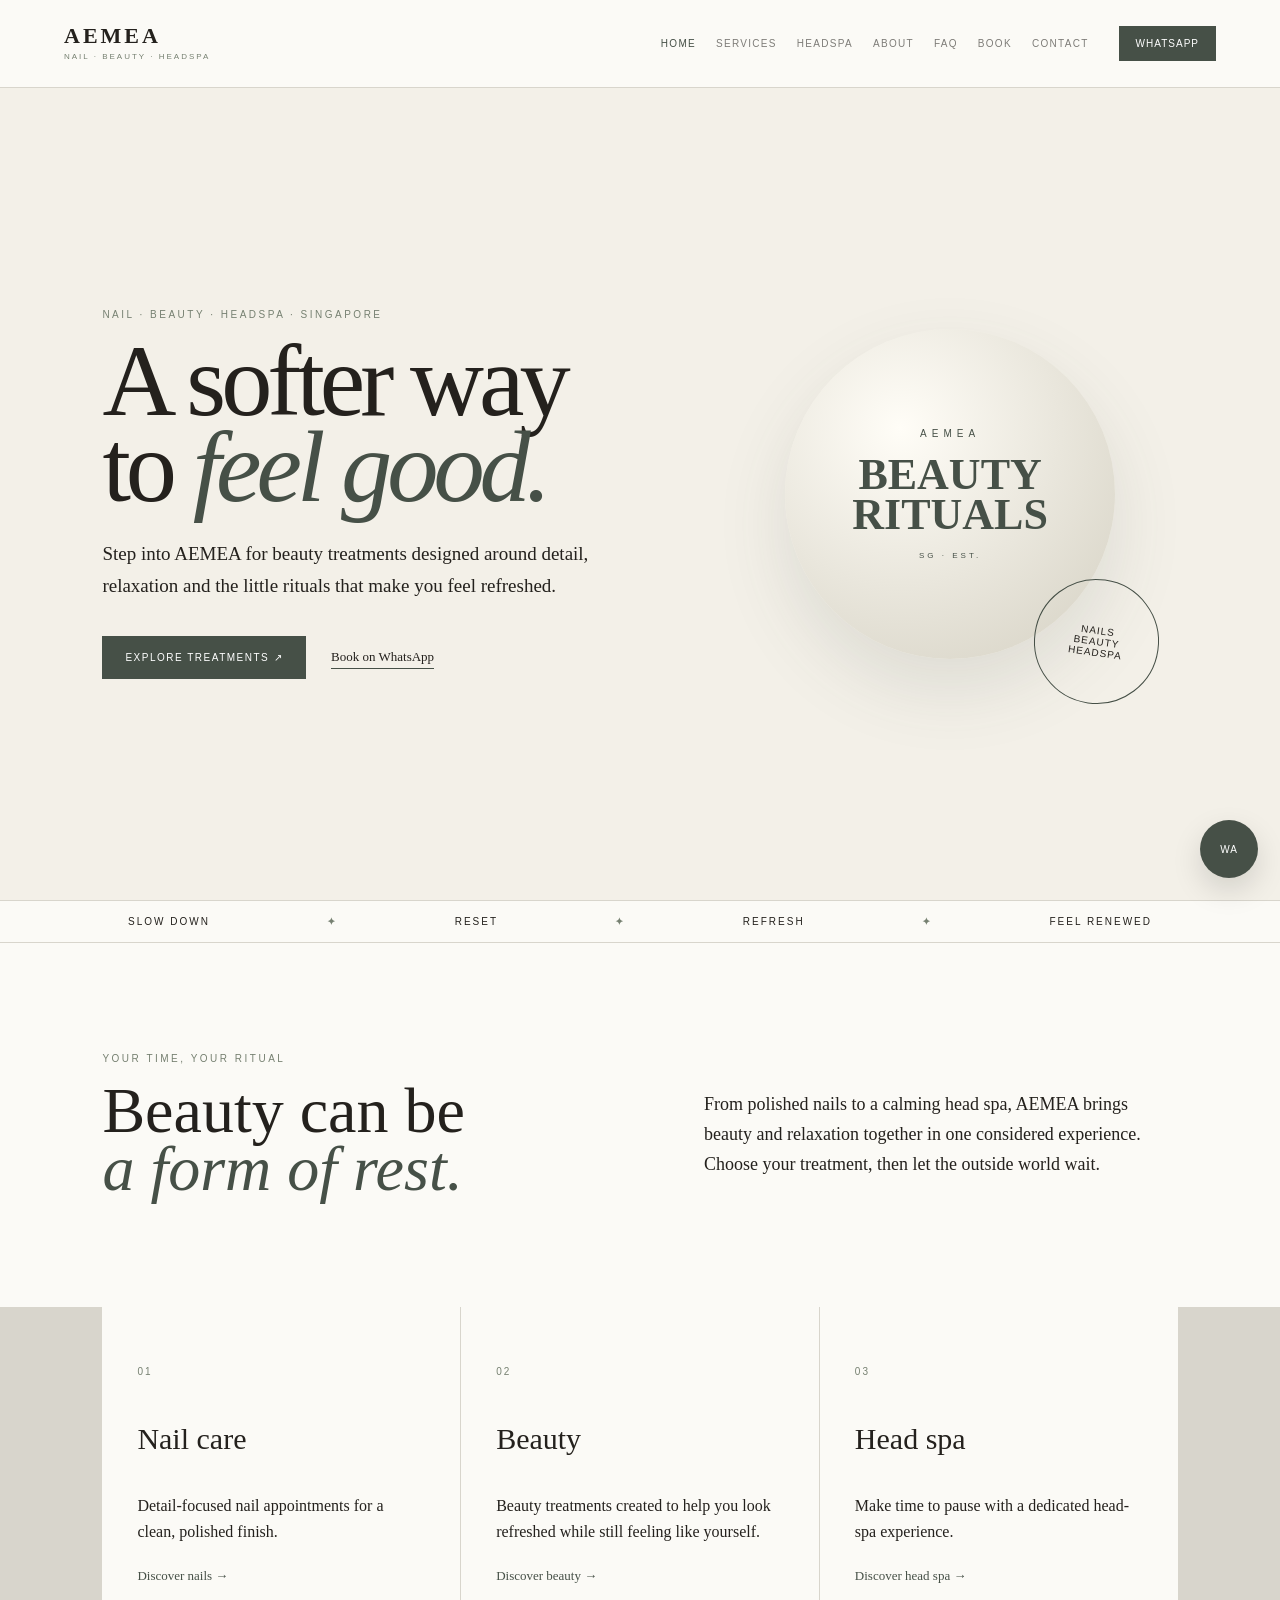
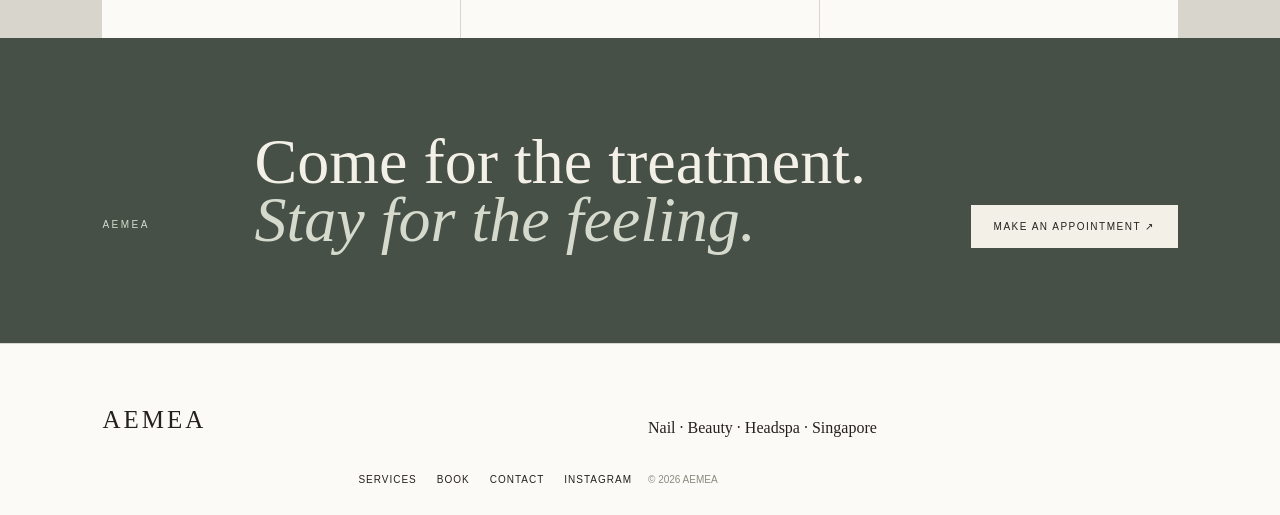
<file: index.html>
<!doctype html><html lang="en"><head><meta charset="utf-8"><meta name="viewport" content="width=device-width,initial-scale=1"><meta name="description" content="AEMEA Nail, Beauty & Headspa Singapore. Nails, beauty treatments and head spa appointments."><title>AEMEA | Nail, Beauty & Headspa</title><link rel="stylesheet" href="styles.css"></head><body><div class="loader"><span>AEMEA</span></div><header><a class="logo" href="index.html">AEMEA<small>NAIL · BEAUTY · HEADSPA</small></a><button class="menu">☰</button><nav><a class="active" href="index.html">Home</a><a href="services.html">Services</a><a href="headspa.html">Headspa</a><a href="about.html">About</a><a href="faq.html">FAQ</a><a href="book.html">Book</a><a href="contact.html">Contact</a></nav><a class="book" href="https://wa.me/6588867494">WhatsApp</a></header><main><section class="hero"><div class="hero-copy"><p class="eyebrow">Nail · Beauty · Headspa · Singapore</p><h1>A softer way<br>to <em>feel good.</em></h1><p>Step into AEMEA for beauty treatments designed around detail, relaxation and the little rituals that make you feel refreshed.</p><div class="actions"><a class="btn" href="services.html">Explore treatments ↗</a><a class="link" href="https://wa.me/6588867494">Book on WhatsApp</a></div></div><div class="hero-art"><div class="moon"><span>AEMEA</span><strong>BEAUTY<br>RITUALS</strong><small>SG · EST.</small></div><div class="orb">Nails<br>Beauty<br>Headspa</div></div></section><section class="ribbon"><span>Slow down</span><b>✦</b><span>Reset</span><b>✦</b><span>Refresh</span><b>✦</b><span>Feel renewed</span></section><section class="intro"><div><p class="eyebrow">Your time, your ritual</p><h2>Beauty can be<br><em>a form of rest.</em></h2></div><p>From polished nails to a calming head spa, AEMEA brings beauty and relaxation together in one considered experience. Choose your treatment, then let the outside world wait.</p></section><section class="cards"><article><span>01</span><h3>Nail care</h3><p>Detail-focused nail appointments for a clean, polished finish.</p><a href="services.html">Discover nails →</a></article><article><span>02</span><h3>Beauty</h3><p>Beauty treatments created to help you look refreshed while still feeling like yourself.</p><a href="services.html">Discover beauty →</a></article><article><span>03</span><h3>Head spa</h3><p>Make time to pause with a dedicated head-spa experience.</p><a href="headspa.html">Discover head spa →</a></article></section><section class="statement"><p class="eyebrow">AEMEA</p><h2>Come for the treatment.<br><em>Stay for the feeling.</em></h2><a class="btn light" href="https://wa.me/6588867494">Make an appointment ↗</a></section></main><footer><div class="flogo">AEMEA</div><p>Nail · Beauty · Headspa · Singapore</p><div class="links"><a href="services.html">Services</a><a href="book.html">Book</a><a href="contact.html">Contact</a><a href="https://www.instagram.com/aemea.sg/">Instagram</a></div><small>© 2026 AEMEA</small></footer><a class="float" href="https://wa.me/6588867494">WA</a><script src="script.js"></script></body></html>
</file>
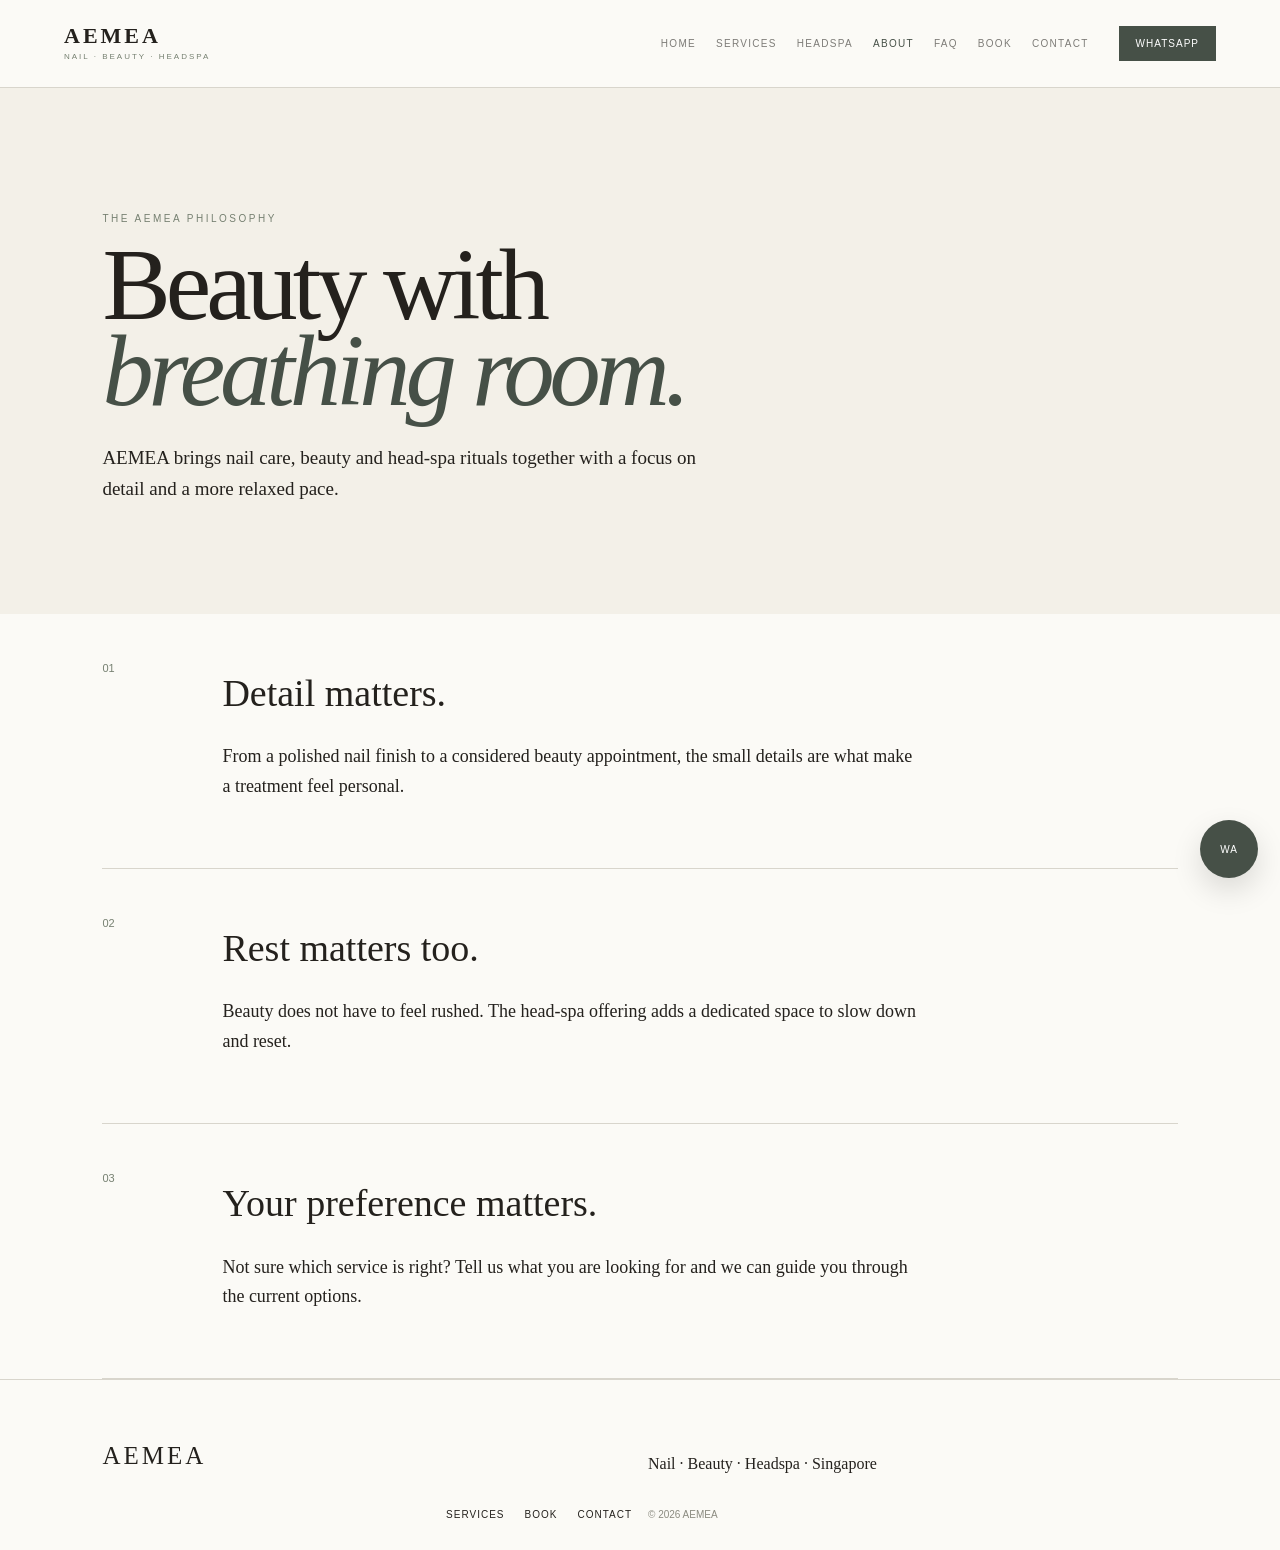
<file: about.html>
<!doctype html><html lang="en"><head><meta charset="utf-8"><meta name="viewport" content="width=device-width,initial-scale=1"><title>About | AEMEA</title><link rel="stylesheet" href="styles.css"></head><body><header><a class="logo" href="index.html">AEMEA<small>NAIL · BEAUTY · HEADSPA</small></a><button class="menu">☰</button><nav><a href="index.html">Home</a><a href="services.html">Services</a><a href="headspa.html">Headspa</a><a class="active" href="about.html">About</a><a href="faq.html">FAQ</a><a href="book.html">Book</a><a href="contact.html">Contact</a></nav><a class="book" href="https://wa.me/6588867494">WhatsApp</a></header><main><section class="pagehead"><p class="eyebrow">The AEMEA philosophy</p><h1>Beauty with<br><em>breathing room.</em></h1><p>AEMEA brings nail care, beauty and head-spa rituals together with a focus on detail and a more relaxed pace.</p></section><section class="about-grid"><div class="num">01</div><div><h2>Detail matters.</h2><p>From a polished nail finish to a considered beauty appointment, the small details are what make a treatment feel personal.</p></div><div class="num">02</div><div><h2>Rest matters too.</h2><p>Beauty does not have to feel rushed. The head-spa offering adds a dedicated space to slow down and reset.</p></div><div class="num">03</div><div><h2>Your preference matters.</h2><p>Not sure which service is right? Tell us what you are looking for and we can guide you through the current options.</p></div></section></main><footer><div class="flogo">AEMEA</div><p>Nail · Beauty · Headspa · Singapore</p><div class="links"><a href="services.html">Services</a><a href="book.html">Book</a><a href="contact.html">Contact</a></div><small>© 2026 AEMEA</small></footer><a class="float" href="https://wa.me/6588867494">WA</a><script src="script.js"></script></body></html>
</file>
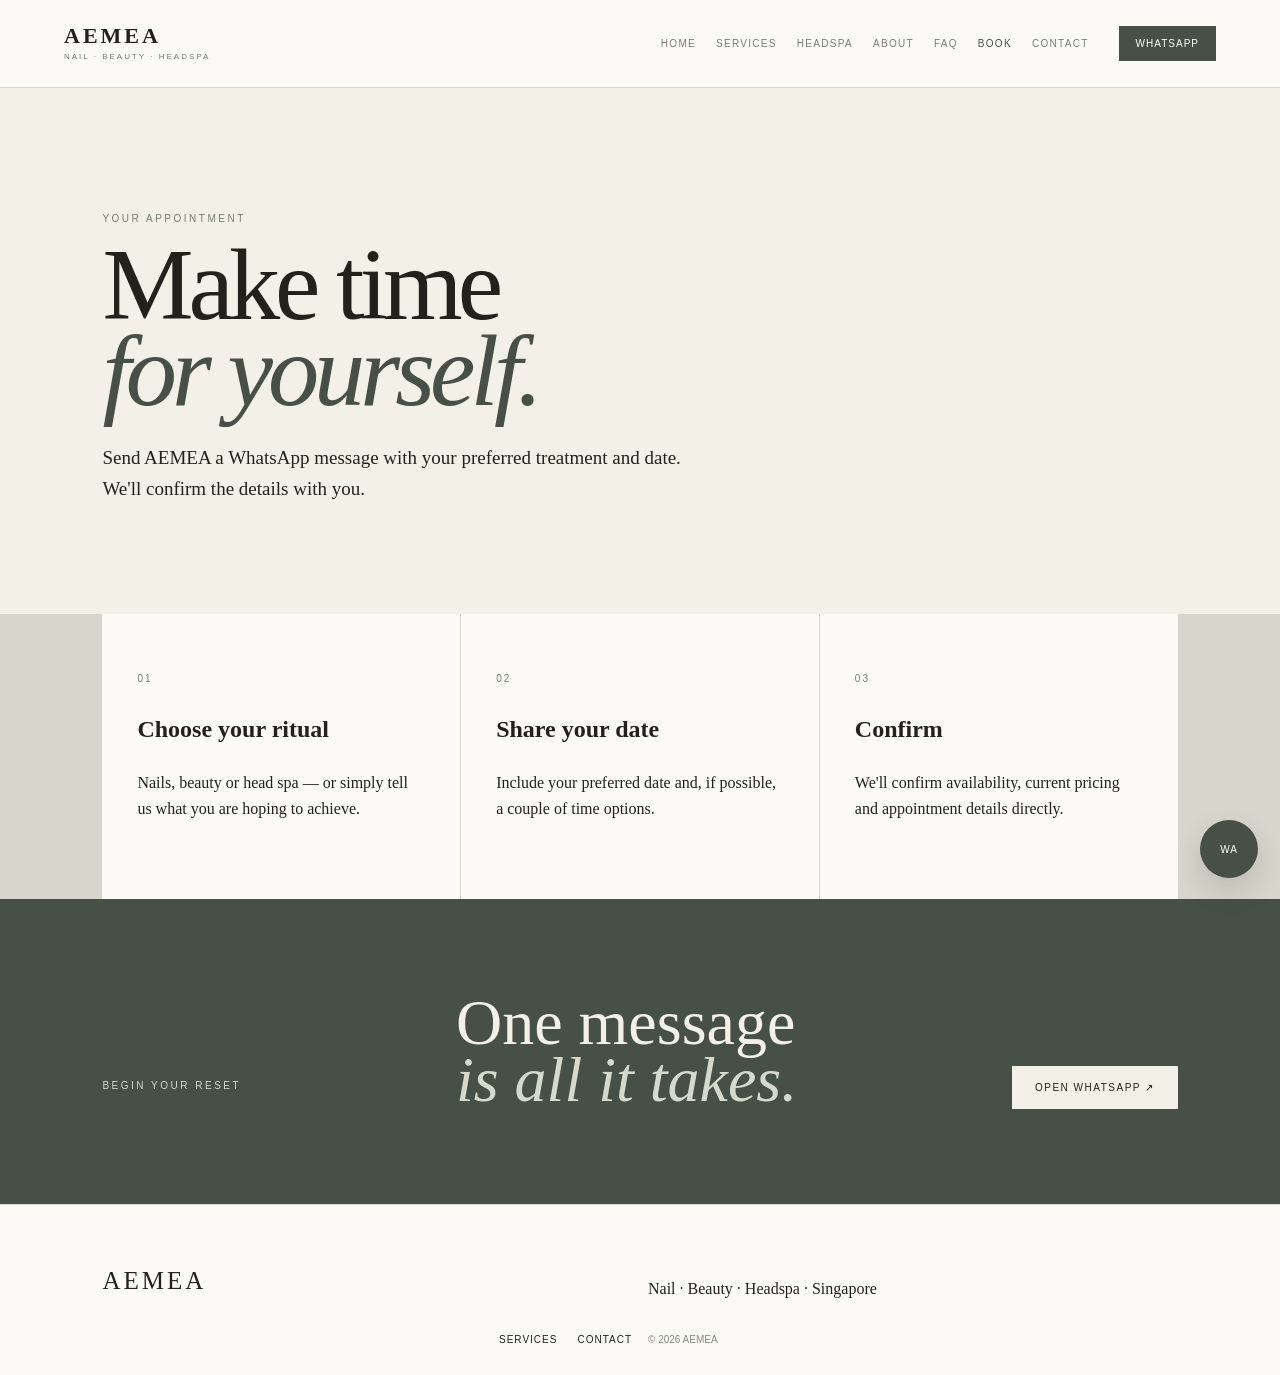
<file: book.html>
<!doctype html><html lang="en"><head><meta charset="utf-8"><meta name="viewport" content="width=device-width,initial-scale=1"><title>Book | AEMEA</title><link rel="stylesheet" href="styles.css"></head><body><header><a class="logo" href="index.html">AEMEA<small>NAIL · BEAUTY · HEADSPA</small></a><button class="menu">☰</button><nav><a href="index.html">Home</a><a href="services.html">Services</a><a href="headspa.html">Headspa</a><a href="about.html">About</a><a href="faq.html">FAQ</a><a class="active" href="book.html">Book</a><a href="contact.html">Contact</a></nav><a class="book" href="https://wa.me/6588867494">WhatsApp</a></header><main><section class="pagehead"><p class="eyebrow">Your appointment</p><h1>Make time<br><em>for yourself.</em></h1><p>Send AEMEA a WhatsApp message with your preferred treatment and date. We'll confirm the details with you.</p></section><section class="book-grid"><article><span>01</span><h2>Choose your ritual</h2><p>Nails, beauty or head spa — or simply tell us what you are hoping to achieve.</p></article><article><span>02</span><h2>Share your date</h2><p>Include your preferred date and, if possible, a couple of time options.</p></article><article><span>03</span><h2>Confirm</h2><p>We'll confirm availability, current pricing and appointment details directly.</p></article></section><section class="statement"><p class="eyebrow">Begin your reset</p><h2>One message<br><em>is all it takes.</em></h2><a class="btn light" href="https://wa.me/6588867494?text=Hi%20AEMEA%2C%20I'd%20like%20to%20make%20an%20appointment.">Open WhatsApp ↗</a></section></main><footer><div class="flogo">AEMEA</div><p>Nail · Beauty · Headspa · Singapore</p><div class="links"><a href="services.html">Services</a><a href="contact.html">Contact</a></div><small>© 2026 AEMEA</small></footer><a class="float" href="https://wa.me/6588867494">WA</a><script src="script.js"></script></body></html>
</file>
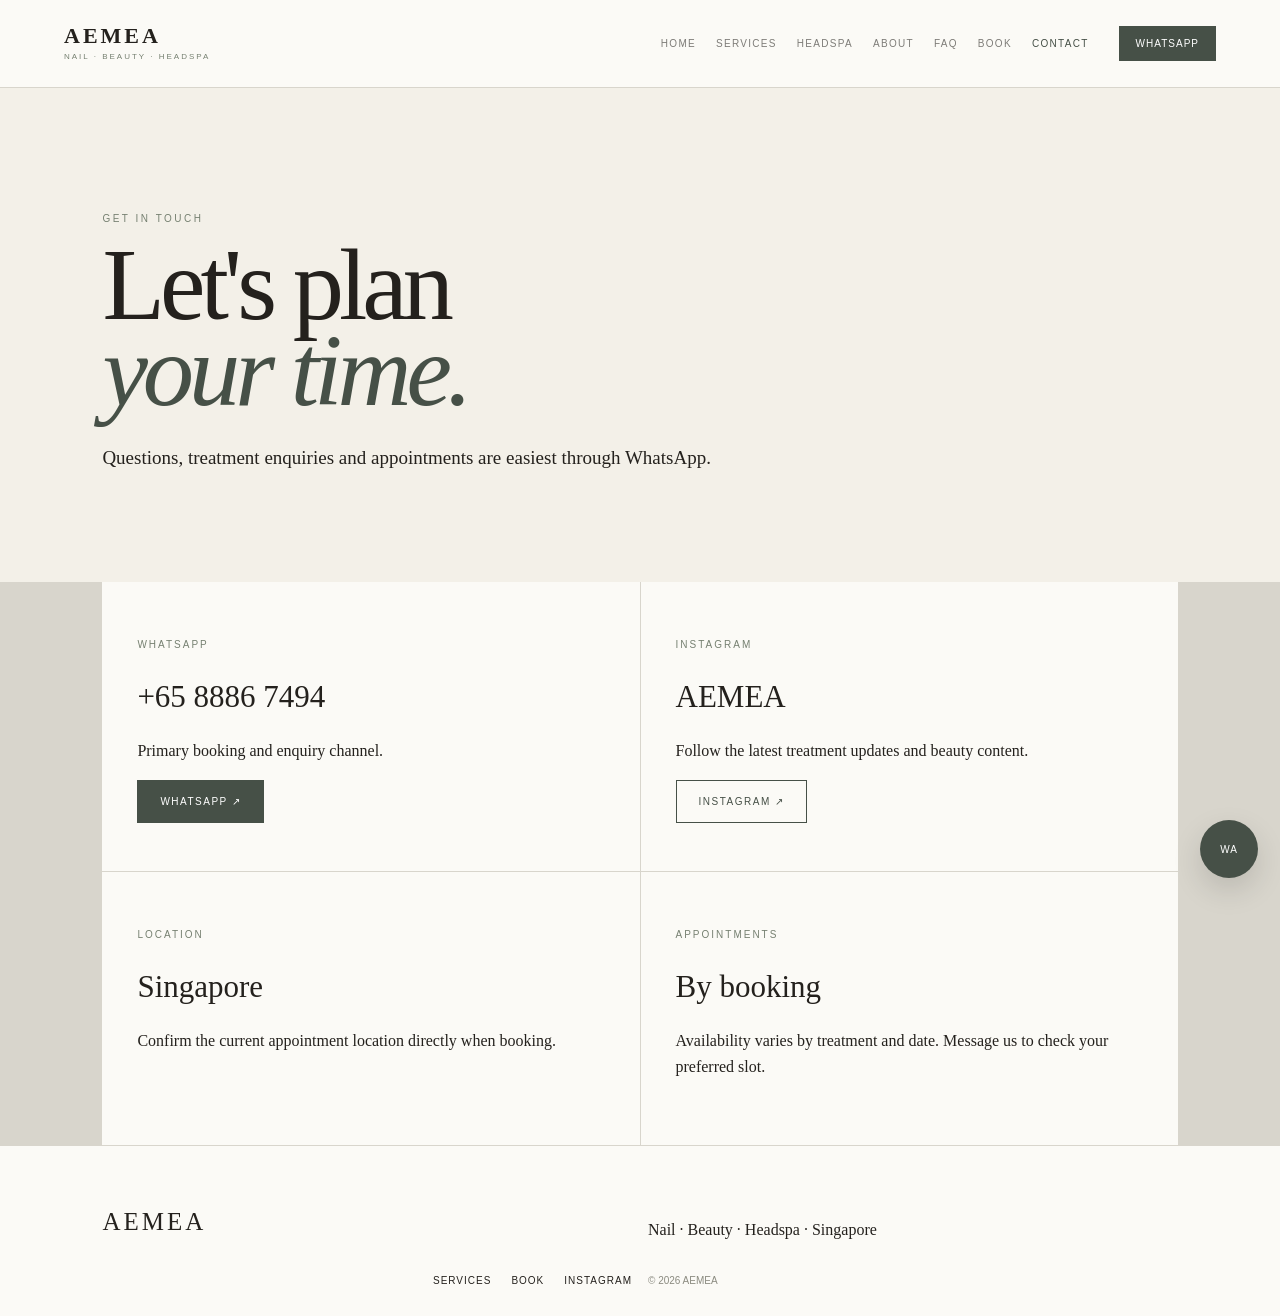
<file: contact.html>
<!doctype html><html lang="en"><head><meta charset="utf-8"><meta name="viewport" content="width=device-width,initial-scale=1"><title>Contact | AEMEA</title><link rel="stylesheet" href="styles.css"></head><body><header><a class="logo" href="index.html">AEMEA<small>NAIL · BEAUTY · HEADSPA</small></a><button class="menu">☰</button><nav><a href="index.html">Home</a><a href="services.html">Services</a><a href="headspa.html">Headspa</a><a href="about.html">About</a><a href="faq.html">FAQ</a><a href="book.html">Book</a><a class="active" href="contact.html">Contact</a></nav><a class="book" href="https://wa.me/6588867494">WhatsApp</a></header><main><section class="pagehead"><p class="eyebrow">Get in touch</p><h1>Let's plan<br><em>your time.</em></h1><p>Questions, treatment enquiries and appointments are easiest through WhatsApp.</p></section><section class="contact-grid"><article><span>WHATSAPP</span><h2>+65 8886 7494</h2><p>Primary booking and enquiry channel.</p><a class="btn" href="https://wa.me/6588867494">WhatsApp ↗</a></article><article><span>INSTAGRAM</span><h2>AEMEA</h2><p>Follow the latest treatment updates and beauty content.</p><a class="btn outline" href="https://www.instagram.com/aemea.sg/">Instagram ↗</a></article><article><span>LOCATION</span><h2>Singapore</h2><p>Confirm the current appointment location directly when booking.</p></article><article><span>APPOINTMENTS</span><h2>By booking</h2><p>Availability varies by treatment and date. Message us to check your preferred slot.</p></article></section></main><footer><div class="flogo">AEMEA</div><p>Nail · Beauty · Headspa · Singapore</p><div class="links"><a href="services.html">Services</a><a href="book.html">Book</a><a href="https://www.instagram.com/aemea.sg/">Instagram</a></div><small>© 2026 AEMEA</small></footer><a class="float" href="https://wa.me/6588867494">WA</a><script src="script.js"></script></body></html>
</file>
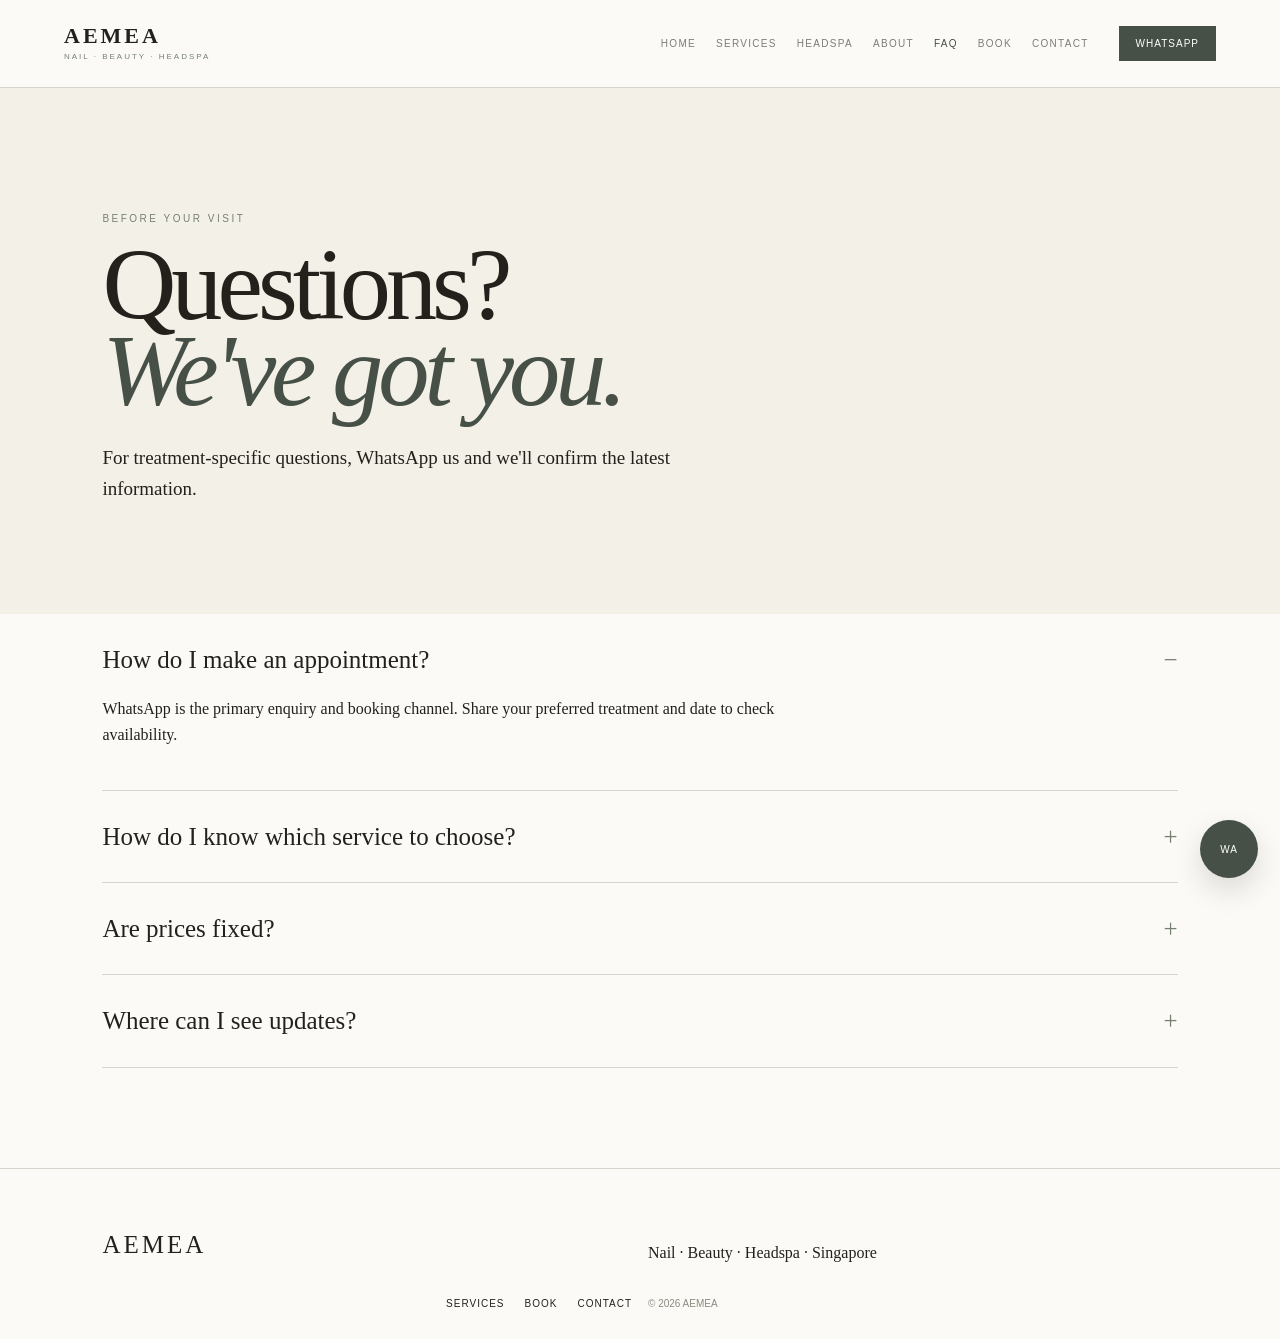
<file: faq.html>
<!doctype html><html lang="en"><head><meta charset="utf-8"><meta name="viewport" content="width=device-width,initial-scale=1"><title>FAQ | AEMEA</title><link rel="stylesheet" href="styles.css"></head><body><header><a class="logo" href="index.html">AEMEA<small>NAIL · BEAUTY · HEADSPA</small></a><button class="menu">☰</button><nav><a href="index.html">Home</a><a href="services.html">Services</a><a href="headspa.html">Headspa</a><a href="about.html">About</a><a class="active" href="faq.html">FAQ</a><a href="book.html">Book</a><a href="contact.html">Contact</a></nav><a class="book" href="https://wa.me/6588867494">WhatsApp</a></header><main><section class="pagehead"><p class="eyebrow">Before your visit</p><h1>Questions?<br><em>We've got you.</em></h1><p>For treatment-specific questions, WhatsApp us and we'll confirm the latest information.</p></section><section class="faq"><details open><summary>How do I make an appointment?</summary><p>WhatsApp is the primary enquiry and booking channel. Share your preferred treatment and date to check availability.</p></details><details><summary>How do I know which service to choose?</summary><p>Tell us the result or experience you want and the team can guide you through the current treatment options.</p></details><details><summary>Are prices fixed?</summary><p>Current treatment menus and prices may change, so please confirm the latest pricing directly before booking.</p></details><details><summary>Where can I see updates?</summary><p>Check AEMEA's social channels for current work, announcements and beauty updates.</p></details></section></main><footer><div class="flogo">AEMEA</div><p>Nail · Beauty · Headspa · Singapore</p><div class="links"><a href="services.html">Services</a><a href="book.html">Book</a><a href="contact.html">Contact</a></div><small>© 2026 AEMEA</small></footer><a class="float" href="https://wa.me/6588867494">WA</a><script src="script.js"></script></body></html>
</file>
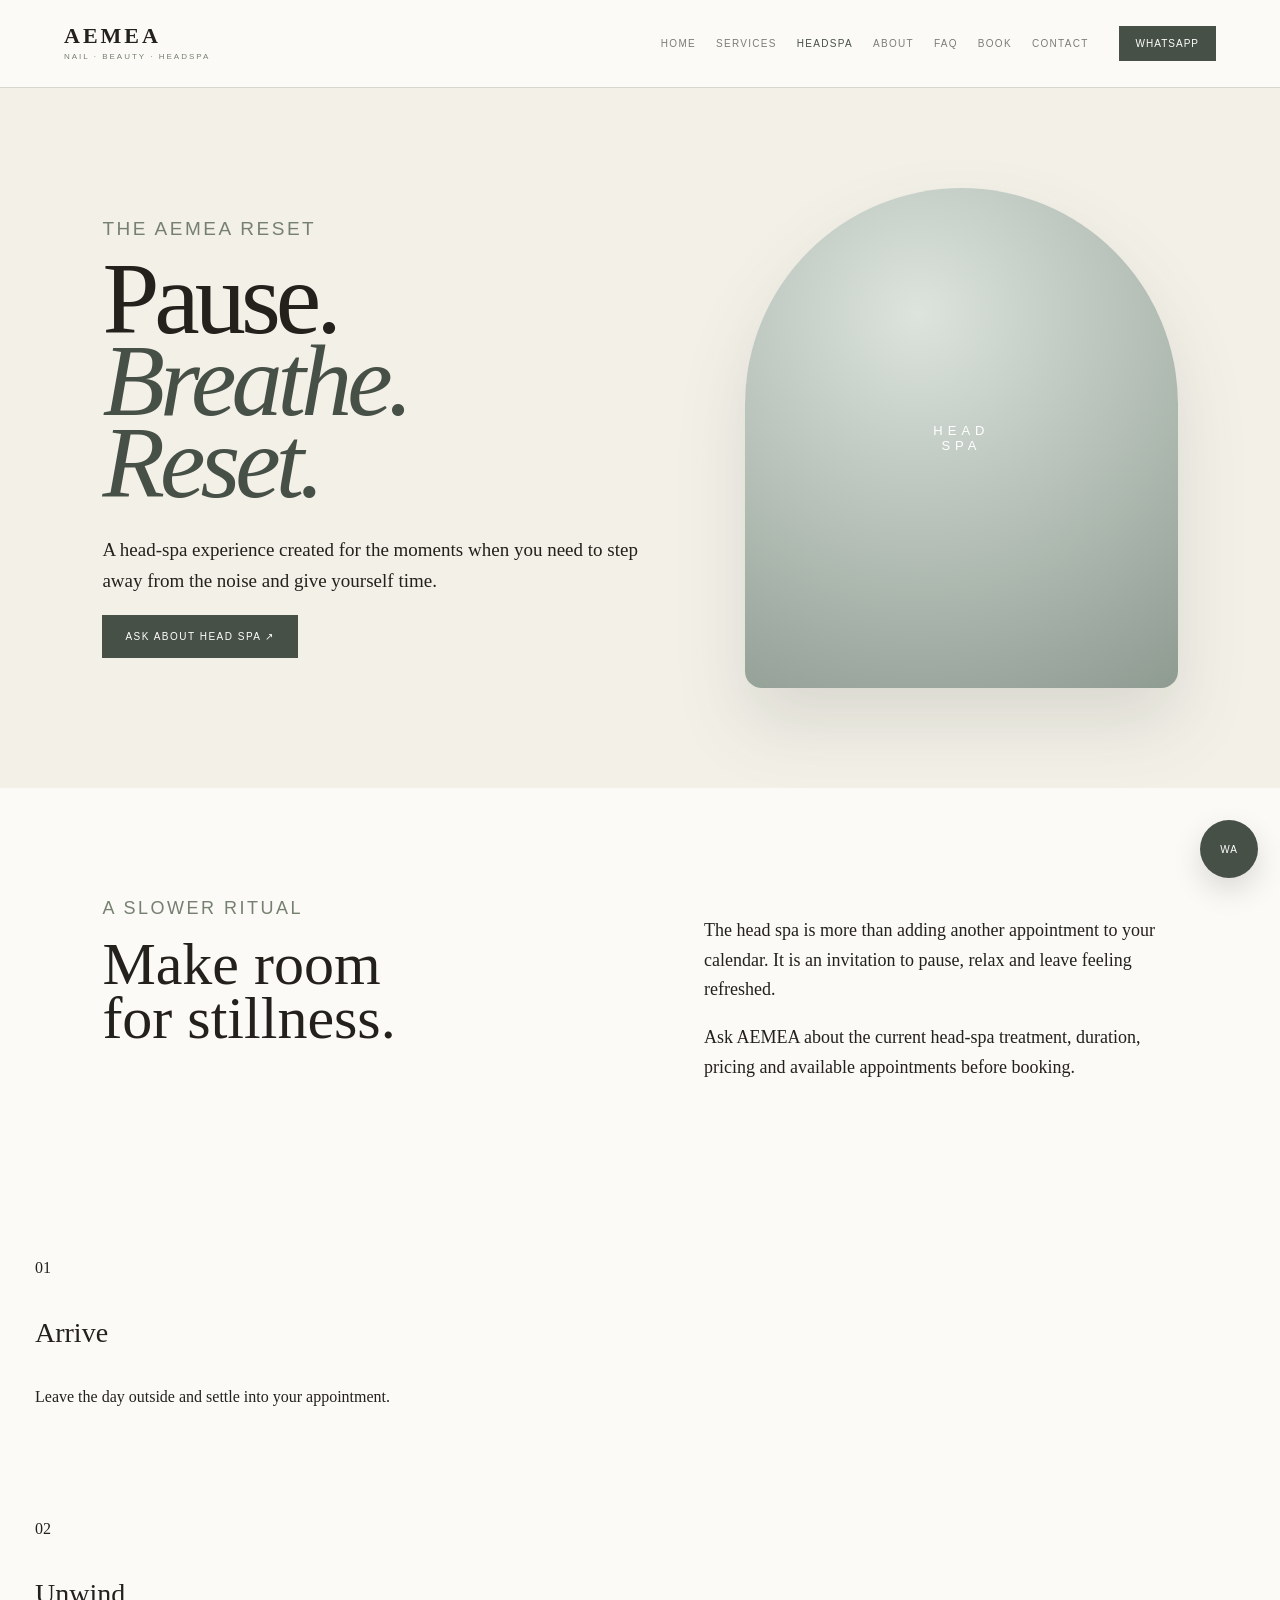
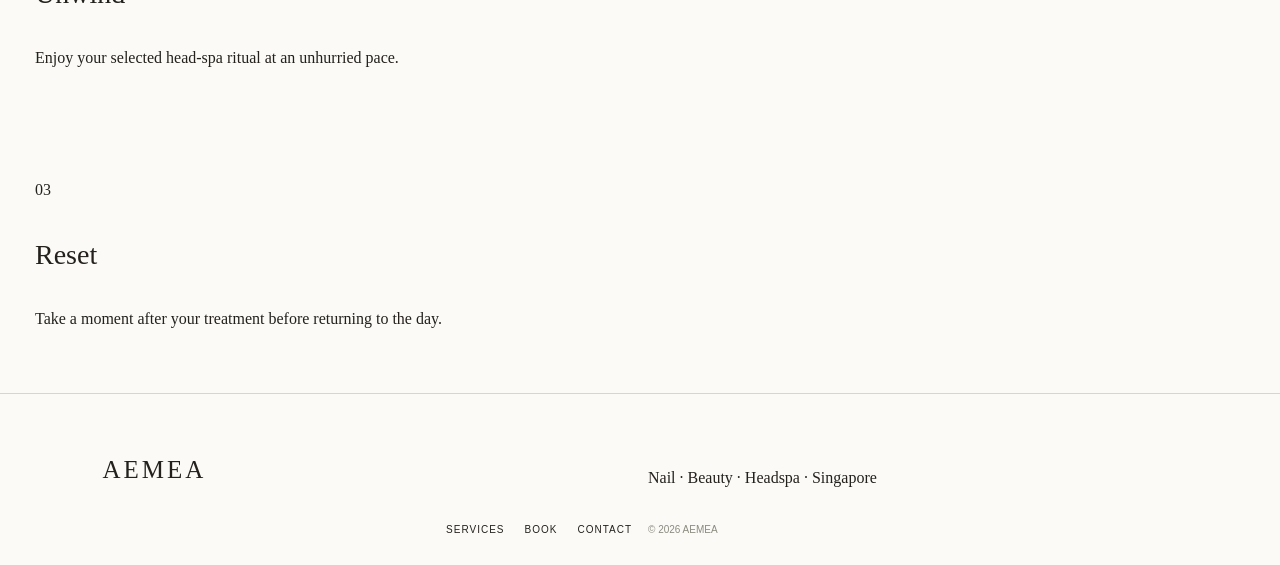
<file: headspa.html>
<!doctype html><html lang="en"><head><meta charset="utf-8"><meta name="viewport" content="width=device-width,initial-scale=1"><title>Head Spa | AEMEA</title><link rel="stylesheet" href="styles.css"></head><body><header><a class="logo" href="index.html">AEMEA<small>NAIL · BEAUTY · HEADSPA</small></a><button class="menu">☰</button><nav><a href="index.html">Home</a><a href="services.html">Services</a><a class="active" href="headspa.html">Headspa</a><a href="about.html">About</a><a href="faq.html">FAQ</a><a href="book.html">Book</a><a href="contact.html">Contact</a></nav><a class="book" href="https://wa.me/6588867494">WhatsApp</a></header><main><section class="headspa-hero"><div><p class="eyebrow">The AEMEA reset</p><h1>Pause.<br><em>Breathe.<br>Reset.</em></h1><p>A head-spa experience created for the moments when you need to step away from the noise and give yourself time.</p><a class="btn" href="https://wa.me/6588867494">Ask about head spa ↗</a></div><div class="water"><span>HEAD<br>SPA</span></div></section><section class="ritual"><div><p class="eyebrow">A slower ritual</p><h2>Make room<br>for stillness.</h2></div><div><p>The head spa is more than adding another appointment to your calendar. It is an invitation to pause, relax and leave feeling refreshed.</p><p>Ask AEMEA about the current head-spa treatment, duration, pricing and available appointments before booking.</p></div></section><section class="steps"><article><span>01</span><h3>Arrive</h3><p>Leave the day outside and settle into your appointment.</p></article><article><span>02</span><h3>Unwind</h3><p>Enjoy your selected head-spa ritual at an unhurried pace.</p></article><article><span>03</span><h3>Reset</h3><p>Take a moment after your treatment before returning to the day.</p></article></section></main><footer><div class="flogo">AEMEA</div><p>Nail · Beauty · Headspa · Singapore</p><div class="links"><a href="services.html">Services</a><a href="book.html">Book</a><a href="contact.html">Contact</a></div><small>© 2026 AEMEA</small></footer><a class="float" href="https://wa.me/6588867494">WA</a><script src="script.js"></script></body></html>
</file>
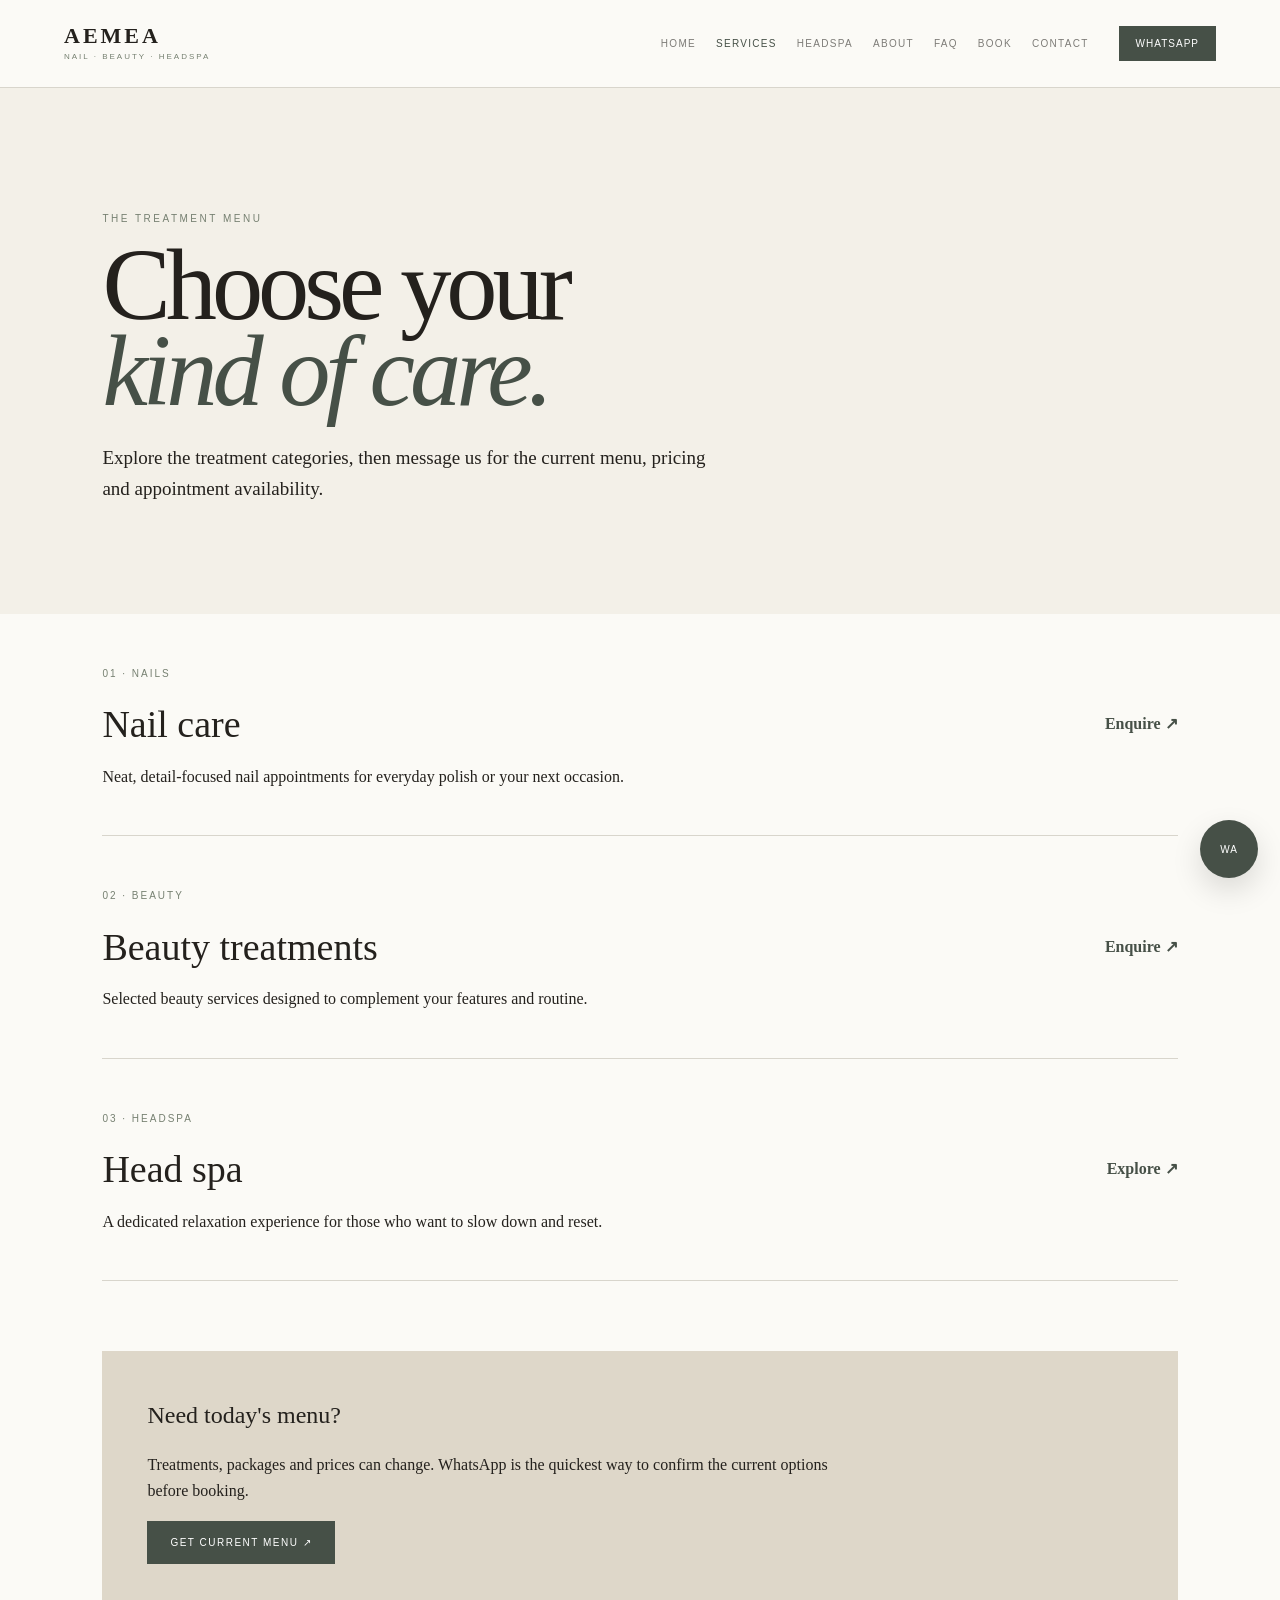
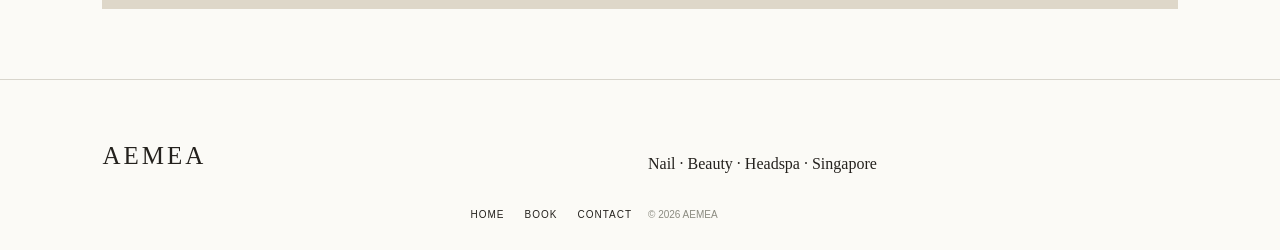
<file: services.html>
<!doctype html><html lang="en"><head><meta charset="utf-8"><meta name="viewport" content="width=device-width,initial-scale=1"><title>Services | AEMEA</title><link rel="stylesheet" href="styles.css"></head><body><header><a class="logo" href="index.html">AEMEA<small>NAIL · BEAUTY · HEADSPA</small></a><button class="menu">☰</button><nav><a href="index.html">Home</a><a class="active" href="services.html">Services</a><a href="headspa.html">Headspa</a><a href="about.html">About</a><a href="faq.html">FAQ</a><a href="book.html">Book</a><a href="contact.html">Contact</a></nav><a class="book" href="https://wa.me/6588867494">WhatsApp</a></header><main><section class="pagehead"><p class="eyebrow">The treatment menu</p><h1>Choose your<br><em>kind of care.</em></h1><p>Explore the treatment categories, then message us for the current menu, pricing and appointment availability.</p></section><section class="service-list"><article><div><span>01 · NAILS</span><h2>Nail care</h2><p>Neat, detail-focused nail appointments for everyday polish or your next occasion.</p></div><b>Enquire ↗</b></article><article><div><span>02 · BEAUTY</span><h2>Beauty treatments</h2><p>Selected beauty services designed to complement your features and routine.</p></div><b>Enquire ↗</b></article><article><div><span>03 · HEADSPA</span><h2>Head spa</h2><p>A dedicated relaxation experience for those who want to slow down and reset.</p></div><b>Explore ↗</b></article></section><section class="info"><strong>Need today's menu?</strong><p>Treatments, packages and prices can change. WhatsApp is the quickest way to confirm the current options before booking.</p><a class="btn" href="https://wa.me/6588867494">Get current menu ↗</a></section></main><footer><div class="flogo">AEMEA</div><p>Nail · Beauty · Headspa · Singapore</p><div class="links"><a href="index.html">Home</a><a href="book.html">Book</a><a href="contact.html">Contact</a></div><small>© 2026 AEMEA</small></footer><a class="float" href="https://wa.me/6588867494">WA</a><script src="script.js"></script></body></html>
</file>
<file: styles.css>
:root{--ink:#24211d;--sage:#768071;--deep:#465047;--cream:#f3f0e8;--paper:#fbfaf6;--sand:#ded7c9;--line:#d8d5cc;--white:#fffefa}*{box-sizing:border-box}html{scroll-behavior:smooth}body{margin:0;color:var(--ink);background:var(--paper);font-family:Georgia,'Times New Roman',serif;line-height:1.65}a{text-decoration:none;color:inherit}header{height:88px;padding:15px 5vw;display:flex;align-items:center;gap:30px;border-bottom:1px solid var(--line);position:sticky;top:0;z-index:20;background:#fbfaf6ed;backdrop-filter:blur(12px)}.logo{font-size:22px;letter-spacing:3px;line-height:.9;font-weight:700;margin-right:auto}.logo small{display:block;font:8px Arial;letter-spacing:2px;margin-top:7px;color:var(--sage)}nav{display:flex;gap:20px;font:10px Arial;text-transform:uppercase;letter-spacing:1.3px}nav a{opacity:.58}nav a:hover,nav .active{opacity:1;color:var(--deep)}.book{background:var(--deep);color:#fff;padding:12px 17px;font:10px Arial;text-transform:uppercase;letter-spacing:1px}.menu{display:none;border:0;background:none;font-size:23px}.hero{min-height:calc(100vh - 88px);padding:8vw;display:grid;grid-template-columns:1.1fr .9fr;gap:5vw;align-items:center;background:var(--cream)}.eyebrow{font:10px Arial;text-transform:uppercase;letter-spacing:2.5px;color:var(--sage);margin:0 0 18px}.hero h1,.pagehead h1{font-size:clamp(55px,8vw,105px);line-height:.84;letter-spacing:-5px;font-weight:400;margin:0 0 28px}.hero h1 em,.pagehead h1 em,h2 em{font-weight:400;color:var(--deep)}.hero-copy>p:not(.eyebrow),.pagehead>p:last-child{font-size:19px;max-width:610px}.actions{display:flex;gap:25px;align-items:center;margin-top:35px}.btn{display:inline-block;background:var(--deep);color:#fff;padding:15px 22px;font:10px Arial;text-transform:uppercase;letter-spacing:1.5px;border:1px solid var(--deep);transition:.3s}.btn:hover{transform:translateY(-3px);background:var(--ink)}.btn.light{background:var(--cream);color:var(--ink);border-color:var(--cream)}.btn.outline{background:transparent;color:var(--deep)}.link{font-size:13px;border-bottom:1px solid var(--deep)}.hero-art{height:510px;position:relative;display:grid;place-items:center}.moon{width:330px;height:330px;border-radius:50%;background:radial-gradient(circle at 35% 30%,#fffdf7,#d4d0c2);box-shadow:0 30px 70px #46504720;display:flex;flex-direction:column;justify-content:center;align-items:center;color:var(--deep)}.moon span{font:10px Arial;letter-spacing:5px}.moon strong{font-size:44px;line-height:.9;text-align:center;margin:16px 0}.moon small{font:8px Arial;letter-spacing:3px}.orb{position:absolute;right:4%;bottom:45px;width:125px;height:125px;border:1px solid var(--deep);border-radius:50%;display:grid;place-items:center;text-align:center;font:10px Arial;text-transform:uppercase;letter-spacing:1px;transform:rotate(8deg)}.ribbon{display:flex;justify-content:space-around;gap:15px;flex-wrap:wrap;padding:15px 6vw;border-block:1px solid var(--line);font:10px Arial;text-transform:uppercase;letter-spacing:2px}.ribbon b{color:var(--sage)}.intro{padding:110px 8vw;display:grid;grid-template-columns:1fr 1fr;gap:10vw;align-items:end}.intro h2,.statement h2{font-size:clamp(43px,5vw,72px);line-height:.9;font-weight:400;margin:0}.intro>p{font-size:18px}.cards,.book-grid{display:grid;grid-template-columns:repeat(3,1fr);gap:1px;background:var(--line);padding:0 8vw}.cards article,.book-grid article{background:var(--paper);padding:50px 35px;min-height:285px}.cards span,.service-list span,.book-grid span,.contact-grid span{font:10px Arial;letter-spacing:2px;color:var(--sage)}.cards h3{font-size:30px;font-weight:400}.cards a{font-size:13px;color:var(--deep)}.statement{padding:95px 8vw;background:var(--deep);color:var(--cream);display:flex;justify-content:space-between;align-items:end;gap:30px}.statement .eyebrow{color:#d5dacd}.statement h2 em{color:#d5dacd}.pagehead{padding:125px 8vw 90px;background:var(--cream)}.service-list{padding:0 8vw}.service-list article{display:flex;justify-content:space-between;align-items:center;gap:30px;border-bottom:1px solid var(--line);padding:45px 0}.service-list h2{font-size:38px;font-weight:400;margin:8px 0}.service-list p{max-width:650px;margin:0}.service-list b{color:var(--deep);white-space:nowrap}.info{margin:70px 8vw;padding:45px;background:var(--sand)}.info strong{font-size:24px;font-weight:400}.info p{max-width:700px}.headspa-hero{padding:100px 8vw;display:grid;grid-template-columns:1fr .8fr;gap:8vw;align-items:center;background:var(--cream)}.headspa-hero h1{font-size:clamp(58px,8vw,105px);line-height:.8;font-weight:400;letter-spacing:-5px;margin:0 0 30px}.headspa-hero h1 em{color:var(--deep)}.headspa-hero p{font-size:19px;max-width:560px}.water{height:500px;border-radius:260px 260px 20px 20px;background:radial-gradient(circle at 40% 25%,#dce4dd,#8e9b91);display:grid;place-items:center;color:#fff;box-shadow:0 35px 70px #46504725}.water span{font:13px Arial;letter-spacing:5px;text-align:center}.ritual{padding:110px 8vw;display:grid;grid-template-columns:1fr 1fr;gap:10vw}.ritual h2{font-size:60px;line-height:.9;font-weight:400;margin:0}.ritual p{font-size:18px}.steps{grid-template-columns:repeat(3,1fr)}.steps article{background:var(--paper);padding:45px 35px;min-height:250px}.steps h3{font-size:28px;font-weight:400}.about-grid{display:grid;grid-template-columns:120px 1fr;padding:0 8vw}.about-grid>div{padding:48px 0;border-bottom:1px solid var(--line)}.about-grid .num{font:11px Arial;color:var(--sage)}.about-grid h2{font-size:38px;font-weight:400;margin:0 0 10px}.about-grid p{font-size:18px;max-width:700px}.faq{padding:0 8vw 100px}.faq details{border-bottom:1px solid var(--line);padding:25px 0}.faq summary{font-size:25px;cursor:pointer;list-style:none}.faq summary::-webkit-details-marker{display:none}.faq summary:after{content:'+';float:right;color:var(--sage)}.faq details[open] summary:after{content:'−'}.faq p{max-width:700px}.contact-grid{display:grid;grid-template-columns:repeat(2,1fr);gap:1px;background:var(--line);padding:0 8vw}.contact-grid article{background:var(--paper);padding:48px 35px;min-height:260px}.contact-grid h2{font-size:31px;font-weight:400;margin:14px 0}.contact-grid p{max-width:450px}footer{padding:55px 8vw 30px;border-top:1px solid var(--line);display:grid;grid-template-columns:1fr 1fr;gap:16px}.flogo{font-size:25px;letter-spacing:3px}.links{display:flex;gap:20px;justify-content:flex-end;font:10px Arial;text-transform:uppercase;letter-spacing:1px}.links a:hover{color:var(--sage)}footer small{font:10px Arial;color:#8b8b80}.float{position:fixed;right:22px;bottom:22px;width:58px;height:58px;border-radius:50%;display:grid;place-items:center;background:var(--deep);color:#fff;font:10px Arial;letter-spacing:1px;z-index:30;box-shadow:0 12px 30px #0002}.loader{position:fixed;inset:0;background:var(--deep);color:var(--cream);z-index:100;display:grid;place-items:center;transition:.6s}.loader span{font:11px Arial;letter-spacing:5px}.loader.hide{opacity:0;pointer-events:none}@media(max-width:850px){header{height:76px;padding:14px 5vw}.book{display:none}.menu{display:block;order:3}nav{display:none;position:absolute;top:76px;left:0;right:0;background:var(--paper);padding:25px 8vw;flex-direction:column;border-bottom:1px solid var(--line)}nav.open{display:flex}.hero,.intro,.headspa-hero,.ritual{grid-template-columns:1fr}.hero{padding:70px 7vw}.hero h1,.pagehead h1,.headspa-hero h1{font-size:clamp(53px,15vw,80px);letter-spacing:-3px}.hero-art{height:390px}.moon{width:250px;height:250px}.moon strong{font-size:35px}.ribbon{justify-content:center}.intro{padding:75px 7vw}.cards,.book-grid,.steps,.contact-grid{grid-template-columns:1fr;padding:0 7vw}.cards article,.book-grid article,.steps article{min-height:auto}.statement{padding:70px 7vw;flex-direction:column;align-items:flex-start}.pagehead{padding:80px 7vw}.service-list{padding:0 7vw}.service-list article{flex-direction:column;align-items:flex-start}.headspa-hero{padding:75px 7vw}.water{height:380px}.ritual{padding:75px 7vw}.ritual h2{font-size:48px}.about-grid{padding:0 7vw;grid-template-columns:60px 1fr}.faq{padding:0 7vw 70px}.contact-grid article{min-height:auto}footer{padding:45px 7vw;grid-template-columns:1fr}.links{justify-content:flex-start;flex-wrap:wrap}}
</file>
